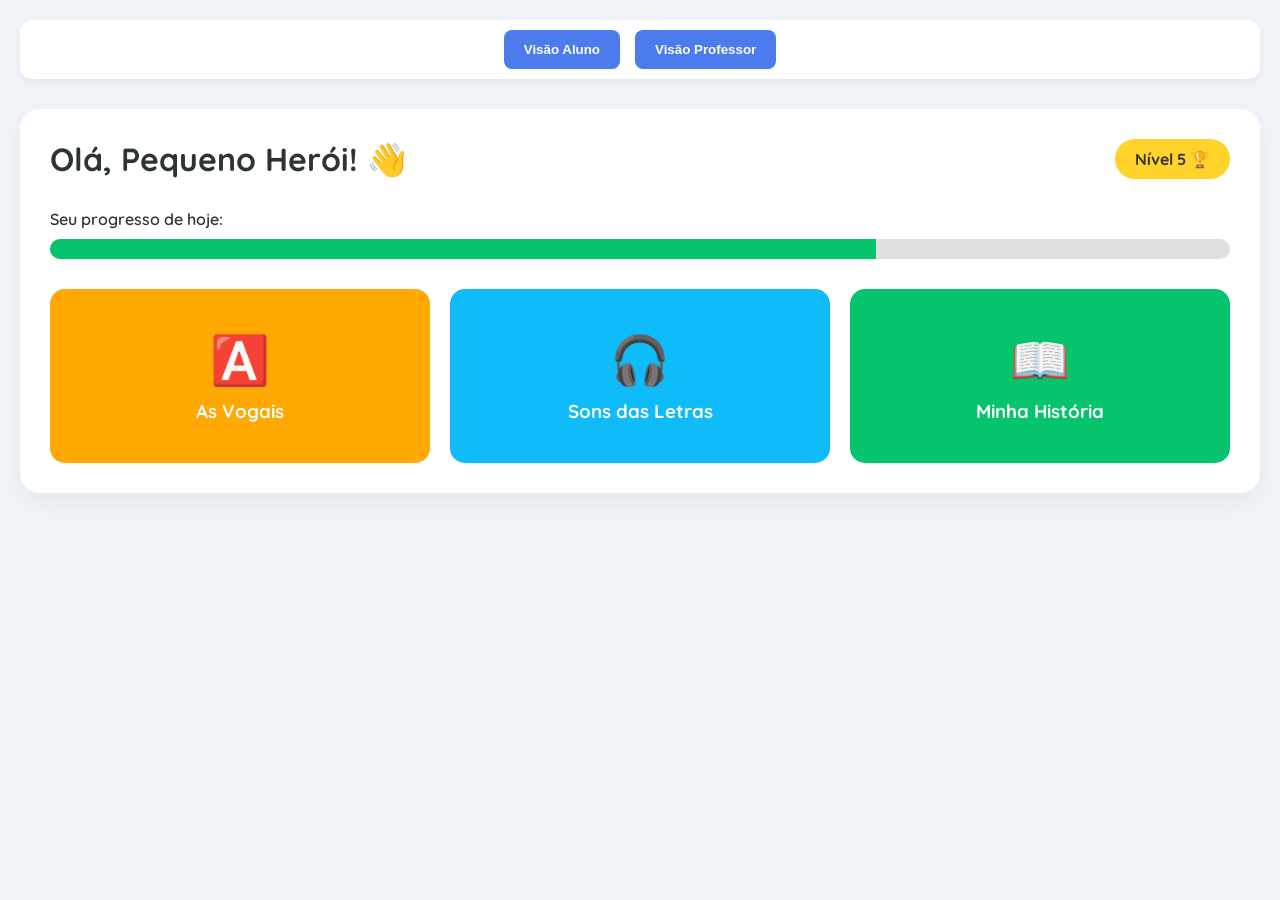
<file: Projetos/index.html>
<!DOCTYPE html>
<html lang="pt-br">
<head>
    <meta charset="UTF-8">
    <meta name="viewport" content="width=device-width, initial-scale=1.0">
    <title>Plataforma Alfabetização IMIP</title>
    <link rel="stylesheet" href="style.css">
    <link href="https://fonts.googleapis.com/css2?family=Quicksand:wght@400;700&family=Inter:wght@400;600&display=swap" rel="stylesheet">
</head>
<body>

    <nav class="main-nav">
        <button onclick="mostrarSecao('aluno')" class="btn-nav">Visão Aluno</button>
        <button onclick="mostrarSecao('professor')" class="btn-nav">Visão Professor</button>
    </nav>

    <main id="secao-aluno" class="student-section">
        <header class="header">
            <h1>Olá, Pequeno Herói! 👋</h1>
            <div class="badge">Nível 5 🏆</div>
        </header>

        <section class="progress-container">
            <p>Seu progresso de hoje:</p>
            <div class="progress-bar">
                <div class="progress-fill" style="width: 70%;"></div>
            </div>
        </section>

        <div class="grid-games">
            <div class="card card--orange" onclick="jogar('As Vogais')">
                <span class="icon">🅰️</span>
                <h3>As Vogais</h3>
            </div>
            <div class="card card--blue" onclick="jogar('Sons das Letras')">
                <span class="icon">🎧</span>
                <h3>Sons das Letras</h3>
            </div>
            <div class="card card--green" onclick="jogar('Minha História')">
                <span class="icon">📖</span>
                <h3>Minha História</h3>
            </div>
        </div>
    </main>

    <aside id="secao-professor" class="teacher-section" style="display:none;">
        <header class="header">
            <h2>Painel do Educador</h2>
            <button class="btn-report" onclick="verDesempenhoGeral()">Ver Desempenho Geral</button>
        </header>

        <table class="data-table">
            <thead>
                <tr>
                    <th>Aluno</th>
                    <th>Último Acesso</th>
                    <th>Desempenho (KPI)</th>
                    <th>Status</th>
                </tr>
            </thead>
            <tbody>
                <tr>
                    <td>João Silva</td>
                    <td>10/03/2026</td>
                    <td>85% acerto</td>
                    <td><span class="tag tag--active">Ativo</span></td>
                </tr>
                <tr>
                    <td>Maria Oliveira</td>
                    <td>09/03/2026</td>
                    <td>92% acerto</td>
                    <td><span class="tag tag--active">Ativo</span></td>
                </tr>
            </tbody>
        </table>
    </aside>

    <script src="script.js"></script>
</body>
</html>
</file>
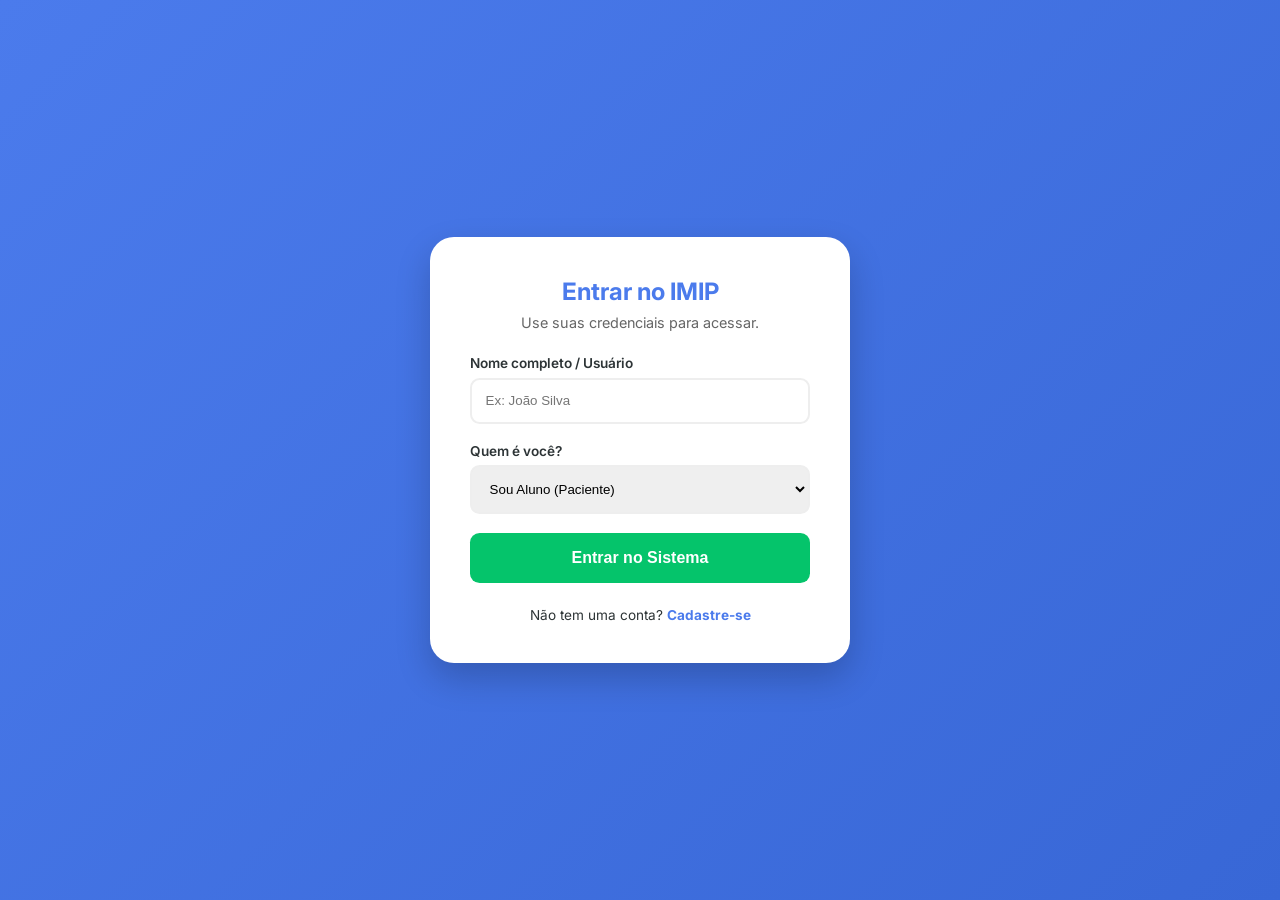
<file: sistema de cadastro imip/cadastro.html>
<!DOCTYPE html>
<html lang="pt-br">
<head>
    <meta charset="UTF-8">
    <meta name="viewport" content="width=device-width, initial-scale=1.0">
    <title>Plataforma IMIP - Alfabetização</title>
    <link href="https://fonts.googleapis.com/css2?family=Quicksand:wght@400;700&family=Inter:wght@400;600&display=swap" rel="stylesheet">
    <style>
        :root {
            --primary: #4b7bec;
            --success: #05c46b;
            --warning: #ffd32a;
            --bg: #f0f4f8;
            --text: #2d3436;
        }

        * { margin: 0; padding: 0; box-sizing: border-box; }

        body {
            font-family: 'Inter', sans-serif;
            background-color: var(--bg);
            color: var(--text);
        }

        /* TELA DE AUTENTICAÇÃO (LOGIN/REGISTRO) */
        #auth-screen {
            position: fixed;
            inset: 0;
            background: linear-gradient(135deg, var(--primary), #3867d6);
            display: flex;
            justify-content: center;
            align-items: center;
            z-index: 1000;
        }

        .auth-card {
            background: white;
            padding: 2.5rem;
            border-radius: 1.5rem;
            box-shadow: 0 15px 35px rgba(0,0,0,0.2);
            width: 100%;
            max-width: 420px;
            text-align: center;
        }

        .auth-card h2 { margin-bottom: 0.5rem; color: var(--primary); }
        .auth-card p { margin-bottom: 1.5rem; color: #666; font-size: 0.9rem; }

        .input-group { margin-bottom: 1.2rem; text-align: left; }
        .input-group label { display: block; margin-bottom: 0.4rem; font-weight: 600; font-size: 0.85rem; }
        .input-group input, .input-group select {
            width: 100%; padding: 0.85rem; border: 2px solid #eee; border-radius: 0.6rem;
            outline: none; transition: 0.3s;
        }
        .input-group input:focus { border-color: var(--primary); }

        .btn-main {
            width: 100%; padding: 1rem; background: var(--success); color: white;
            border: none; border-radius: 0.6rem; font-weight: bold; cursor: pointer;
            font-size: 1rem; transition: 0.3s;
        }
        .btn-main:hover { opacity: 0.9; transform: translateY(-2px); }

        .toggle-auth { margin-top: 1.5rem; font-size: 0.85rem; }
        .toggle-auth a { color: var(--primary); text-decoration: none; font-weight: bold; }

        /* DASHBOARDS (Ocultos inicialmente) */
        .container { display: none; padding: 2.5rem; max-width: 1100px; margin: auto; }
        
        /* Estilos do Aluno */
        .student-ui { font-family: 'Quicksand', sans-serif; }
        .header { display: flex; justify-content: space-between; align-items: center; margin-bottom: 2rem; }
        .badge { background: var(--warning); padding: 0.6rem 1.2rem; border-radius: 2rem; font-weight: bold; box-shadow: 0 4px 0 #e1b100; }

        .progress-bar { background: #ddd; height: 1.5rem; border-radius: 1rem; overflow: hidden; margin: 1.5rem 0; }
        .progress-fill { background: var(--success); height: 100%; width: 45%; transition: 1.5s ease-out; }

        .grid-games { display: grid; grid-template-columns: repeat(auto-fit, minmax(280px, 1fr)); gap: 1.5rem; }
        .card {
            background: white; padding: 2.5rem; border-radius: 1.2rem; text-align: center;
            cursor: pointer; transition: 0.3s; color: white; box-shadow: 0 8px 15px rgba(0,0,0,0.05);
        }
        .card:hover { transform: scale(1.03); }
        .card-1 { background: #ffa801; }
        .card-2 { background: #0fbcf9; }
        .card-3 { background: #05c46b; }

        /* Estilos do Professor */
        .teacher-ui table { width: 100%; border-collapse: collapse; background: white; border-radius: 0.8rem; overflow: hidden; box-shadow: 0 4px 12px rgba(0,0,0,0.05); }
        .teacher-ui th, .teacher-ui td { padding: 1.2rem; text-align: left; border-bottom: 1px solid #eee; }
        .teacher-ui th { background: #f8f9fa; color: #777; font-size: 0.8rem; text-transform: uppercase; }

        .status-tag { padding: 0.3rem 0.8rem; border-radius: 0.4rem; font-size: 0.75rem; font-weight: bold; background: #e3fcef; color: #0a5b32; }

        .btn-logout { margin-top: 3rem; background: #eee; border: none; padding: 0.6rem 1.2rem; border-radius: 0.5rem; cursor: pointer; font-weight: 600; color: #555; }
    </style>
</head>
<body>

    <div id="auth-screen">
        <div class="auth-card">
            <h2 id="auth-title">Entrar no IMIP</h2>
            <p id="auth-subtitle">Use suas credenciais para acessar.</p>
            
            <form id="authForm">
                <div class="input-group">
                    <label>Nome completo / Usuário</label>
                    <input type="text" id="username" placeholder="Ex: João Silva" required>
                </div>
                
                <div id="register-fields" style="display: none;">
                    <div class="input-group">
                        <label>E-mail (Para Professores)</label>
                        <input type="email" id="email" placeholder="email@exemplo.com">
                    </div>
                </div>

                <div class="input-group">
                    <label>Quem é você?</label>
                    <select id="role">
                        <option value="aluno">Sou Aluno (Paciente)</option>
                        <option value="professor">Sou Professor / Extensionista</option>
                    </select>
                </div>

                <button type="submit" id="btn-submit" class="btn-main">Entrar no Sistema</button>
            </form>

            <div class="toggle-auth">
                <span id="toggle-msg">Não tem uma conta?</span> 
                <a href="javascript:void(0)" id="toggle-link" onclick="toggleMode()">Cadastre-se</a>
            </div>
        </div>
    </div>

    <main id="aluno-dashboard" class="container student-ui">
        <header class="header">
            <div>
                <h1>Olá, Pequeno Herói! 👋</h1>
                <p style="color: #666;">Pronto para o desafio de hoje?</p>
            </div>
            <div class="badge">Nível 5 🏆</div>
        </header>
        
        <p><strong>Missão do Dia:</strong> Complete o alfabeto</p>
        <div class="progress-bar">
            <div class="progress-fill"></div>
        </div>

        <div class="grid-games">
            <div class="card card-1" onclick="alert('Iniciando: Jogo das Vogais Mágicas')">
                <h1 style="font-size: 4rem; margin-bottom: 1rem;">🅰️</h1>
                <h3>Vogais Mágicas</h3>
            </div>
            <div class="card card-2" onclick="alert('Iniciando: O Som das Letras')">
                <h1 style="font-size: 4rem; margin-bottom: 1rem;">🎧</h1>
                <h3>Som das Letras</h3>
            </div>
            <div class="card card-3" onclick="alert('IA: Criando sua história personalizada...')">
                <h1 style="font-size: 4rem; margin-bottom: 1rem;">🤖</h1>
                <h3>Minha História IA</h3>
            </div>
        </div>
        <button onclick="logout()" class="btn-logout">← Sair do Sistema</button>
    </main>

    <main id="professor-dashboard" class="container teacher-ui">
        <header class="header">
            <h1>Relatório de Pacientes</h1>
            <button onclick="alert('📈 Analisando dados do subsistema pedagógico...')" class="btn-main" style="width: auto;">Exportar KPIs</button>
        </header>

        <table>
            <thead>
                <tr>
                    <th>Nome do Paciente</th>
                    <th>Engajamento</th>
                    <th>Estado Emocional</th>
                    <th>Status</th>
                </tr>
            </thead>
            <tbody>
                <tr>
                    <td>Criança Lucas</td>
                    <td><strong>92%</strong> (Nível 4)</td>
                    <td>😊 Radiante</td>
                    <td><span class="status-tag">Em Atividade</span></td>
                </tr>
                <tr>
                    <td>Criança Sofia</td>
                    <td><strong>45%</strong> (Nível 2)</td>
                    <td>😐 Estável</td>
                    <td><span class="status-tag">Em Atividade</span></td>
                </tr>
            </tbody>
        </table>
        <button onclick="logout()" class="btn-logout">← Sair do Sistema</button>
    </main>

    <script>
        let isLoginMode = true;

        function toggleMode() {
            isLoginMode = !isLoginMode;
            
            const title = document.getElementById('auth-title');
            const subtitle = document.getElementById('auth-subtitle');
            const btnSubmit = document.getElementById('btn-submit');
            const toggleMsg = document.getElementById('toggle-msg');
            const toggleLink = document.getElementById('toggle-link');
            const registerFields = document.getElementById('register-fields');

            if (isLoginMode) {
                title.innerText = "Entrar no IMIP";
                subtitle.innerText = "Use suas credenciais para acessar.";
                btnSubmit.innerText = "Entrar no Sistema";
                toggleMsg.innerText = "Não tem uma conta?";
                toggleLink.innerText = "Cadastre-se";
                registerFields.style.display = "none";
            } else {
                title.innerText = "Criar Nova Conta";
                subtitle.innerText = "Preencha os dados para começar.";
                btnSubmit.innerText = "Finalizar Cadastro";
                toggleMsg.innerText = "Já possui uma conta?";
                toggleLink.innerText = "Fazer Login";
                registerFields.style.display = "block";
            }
        }

        document.getElementById('authForm').addEventListener('submit', function(e) {
            e.preventDefault();
            
            const user = document.getElementById('username').value;
            const role = document.getElementById('role').value;

            if (!isLoginMode) {
                alert(`Sucesso! Bem-vindo(a), ${user}. Sua conta de ${role} foi criada.`);
            }

            document.getElementById('auth-screen').style.display = 'none';

            if (role === 'aluno') {
                document.getElementById('aluno-dashboard').style.display = 'block';
            } else {
                document.getElementById('professor-dashboard').style.display = 'block';
            }
        });

        function logout() {
            location.reload();
        }
    </script>
</body>
</html>
</file>
<file: Projetos/style.css>
/* Configurações Globais */
* {
    margin: 0;
    padding: 0;
    box-sizing: border-box;
}

body {
    font-family: 'Inter', sans-serif;
    background-color: #f0f4f8;
    color: #333;
    padding: 20px;
}

.header {
    display: flex;
    justify-content: space-between;
    align-items: center;
    margin-bottom: 30px;
}

/* --- ESTILOS DO ALUNO --- */
.student-section {
    font-family: 'Quicksand', sans-serif;
    background: #fff;
    padding: 30px;
    border-radius: 20px;
    box-shadow: 0 10px 25px rgba(0,0,0,0.05);
}

.student-section h1 { color: #2d3436; }

.badge {
    background: #ffd32a;
    padding: 10px 20px;
    border-radius: 50px;
    font-weight: bold;
}

.progress-container p { margin-bottom: 10px; font-weight: 600; }

.progress-bar {
    background: #e0e0e0;
    height: 20px;
    border-radius: 10px;
    overflow: hidden;
    margin-bottom: 30px;
}

.progress-fill {
    background: #05c46b;
    height: 100%;
    transition: width 0.5s ease;
}

.grid-games {
    display: grid;
    grid-template-columns: repeat(auto-fit, minmax(200px, 1fr));
    gap: 20px;
}

.card {
    padding: 40px 20px;
    border-radius: 15px;
    text-align: center;
    color: white;
    cursor: pointer;
    transition: transform 0.2s;
}

.card:hover { transform: translateY(-5px); }
.card--orange { background: #ffa801; }
.card--blue   { background: #0fbcf9; }
.card--green  { background: #05c46b; }

.icon { font-size: 3rem; display: block; margin-bottom: 10px; }

/* --- ESTILOS DO PROFESSOR --- */
.teacher-section {
    margin-top: 50px;
    background: #fff;
    padding: 30px;
    border-radius: 12px;
    border-left: 8px solid #4b7bec;
}

.data-table {
    width: 100%;
    border-collapse: collapse;
    margin-top: 20px;
}

.data-table th, .data-table td {
    padding: 15px;
    text-align: left;
    border-bottom: 1px solid #eee;
}

.data-table th { background: #f8f9fa; color: #777; font-size: 0.9rem; }

.tag {
    padding: 5px 12px;
    border-radius: 4px;
    font-size: 0.8rem;
    font-weight: bold;
}

.tag--active { background: #d1fae5; color: #065f46; }

.btn-report {
    background: #4b7bec;
    color: white;
    border: none;
    padding: 10px 20px;
    border-radius: 6px;
    cursor: pointer;
}

.divider { margin: 40px 0; border: 0; border-top: 2px dashed #ccc; }
.main-nav {
    display: flex;
    gap: 15px;
    justify-content: center;
    margin-bottom: 30px;
    padding: 10px;
    background: #fff;
    border-radius: 12px;
    box-shadow: 0 4px 10px rgba(0,0,0,0.05);
}

.btn-nav {
    padding: 12px 20px;
    border: none;
    border-radius: 8px;
    background: #4b7bec;
    color: white;
    font-weight: bold;
    cursor: pointer;
    transition: 0.3s ease;
}

.btn-nav:hover {
    background: #3867d6;
    transform: translateY(-2px);
}

.card {
    cursor: pointer;
    user-select: none;
}
</file>
